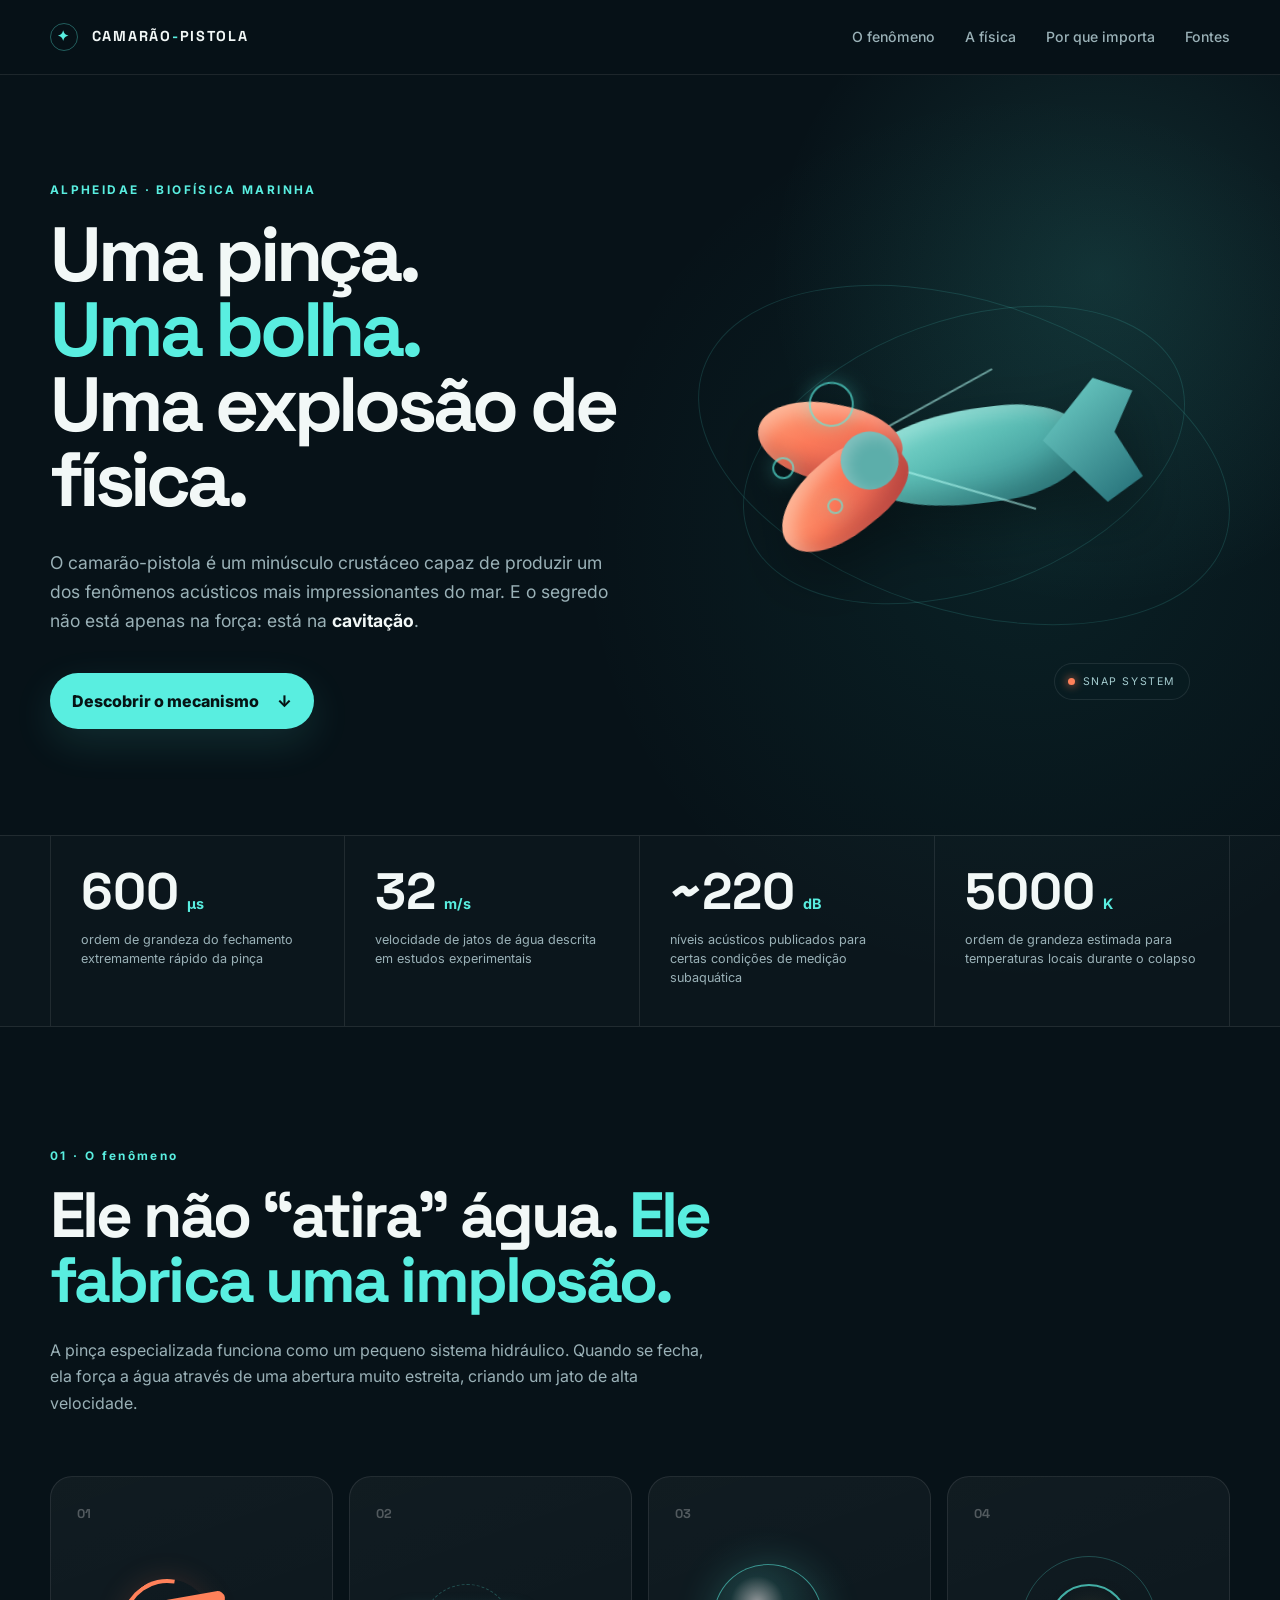
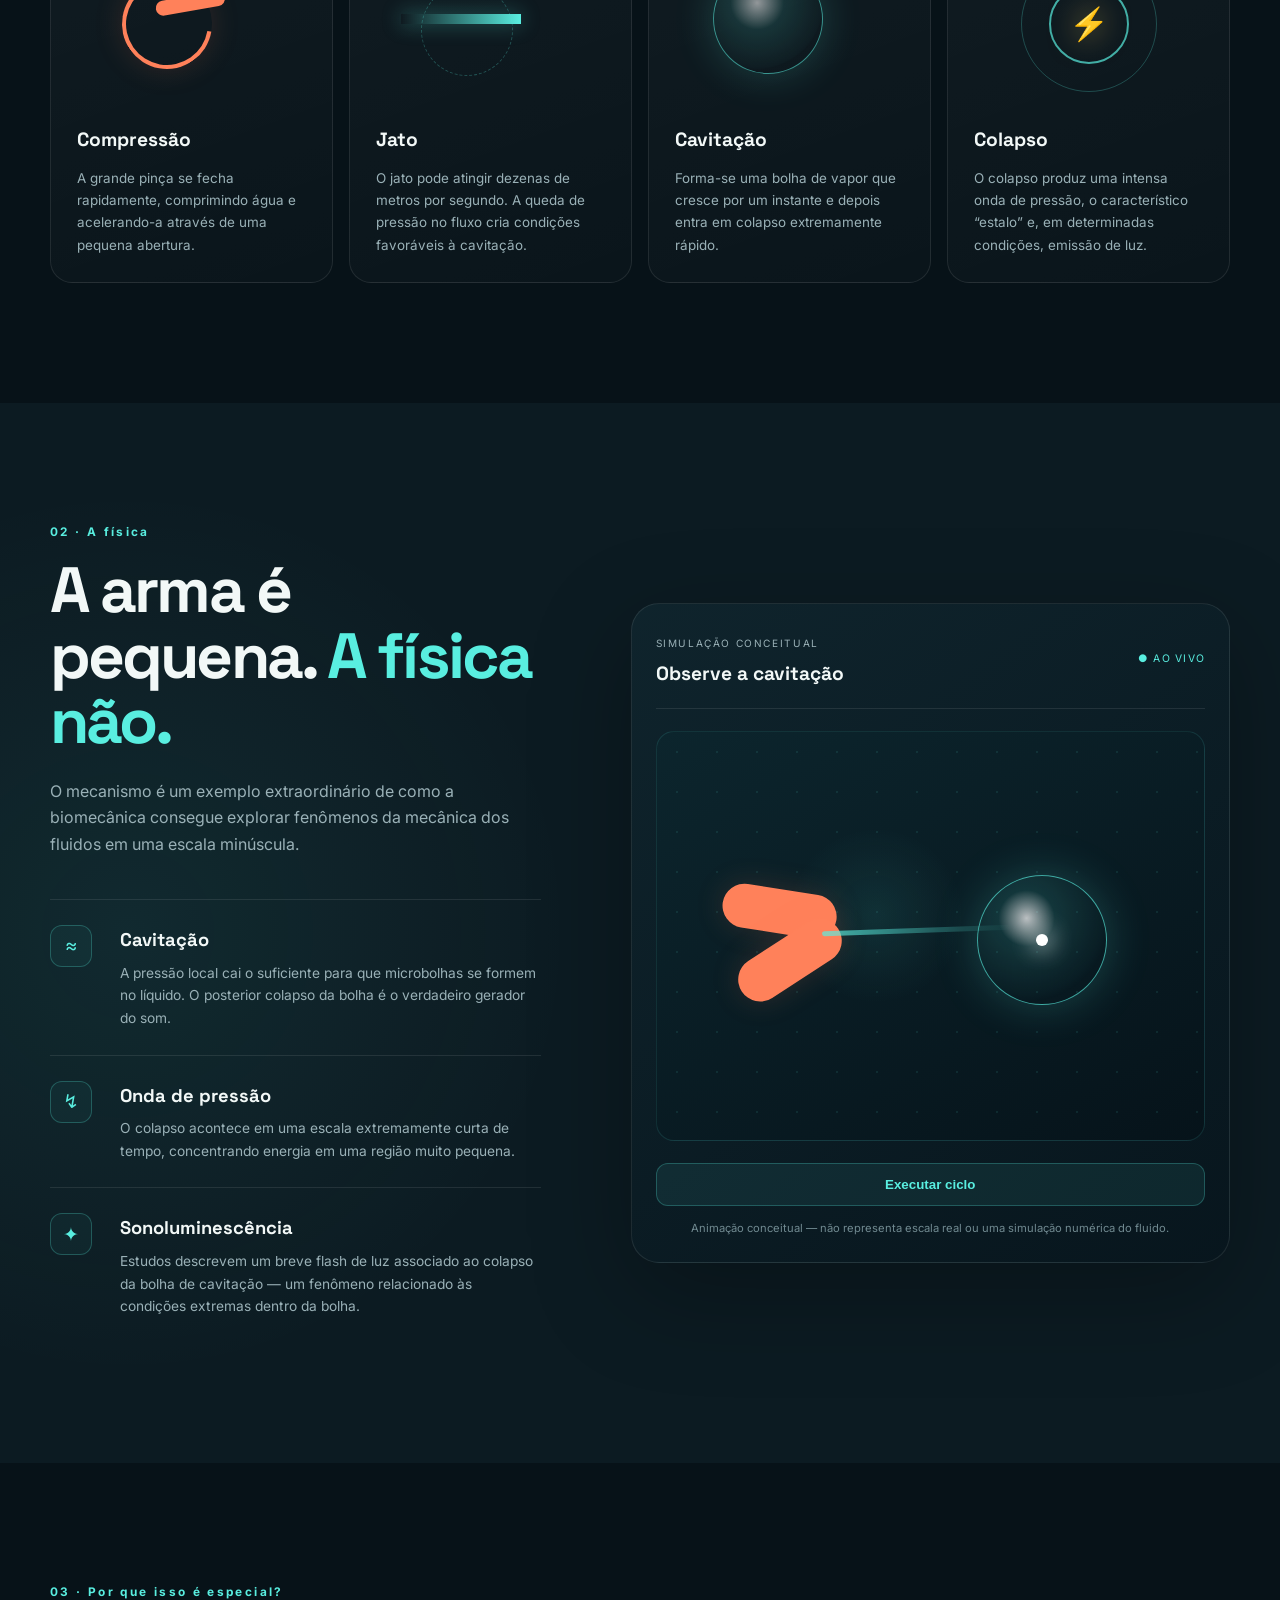
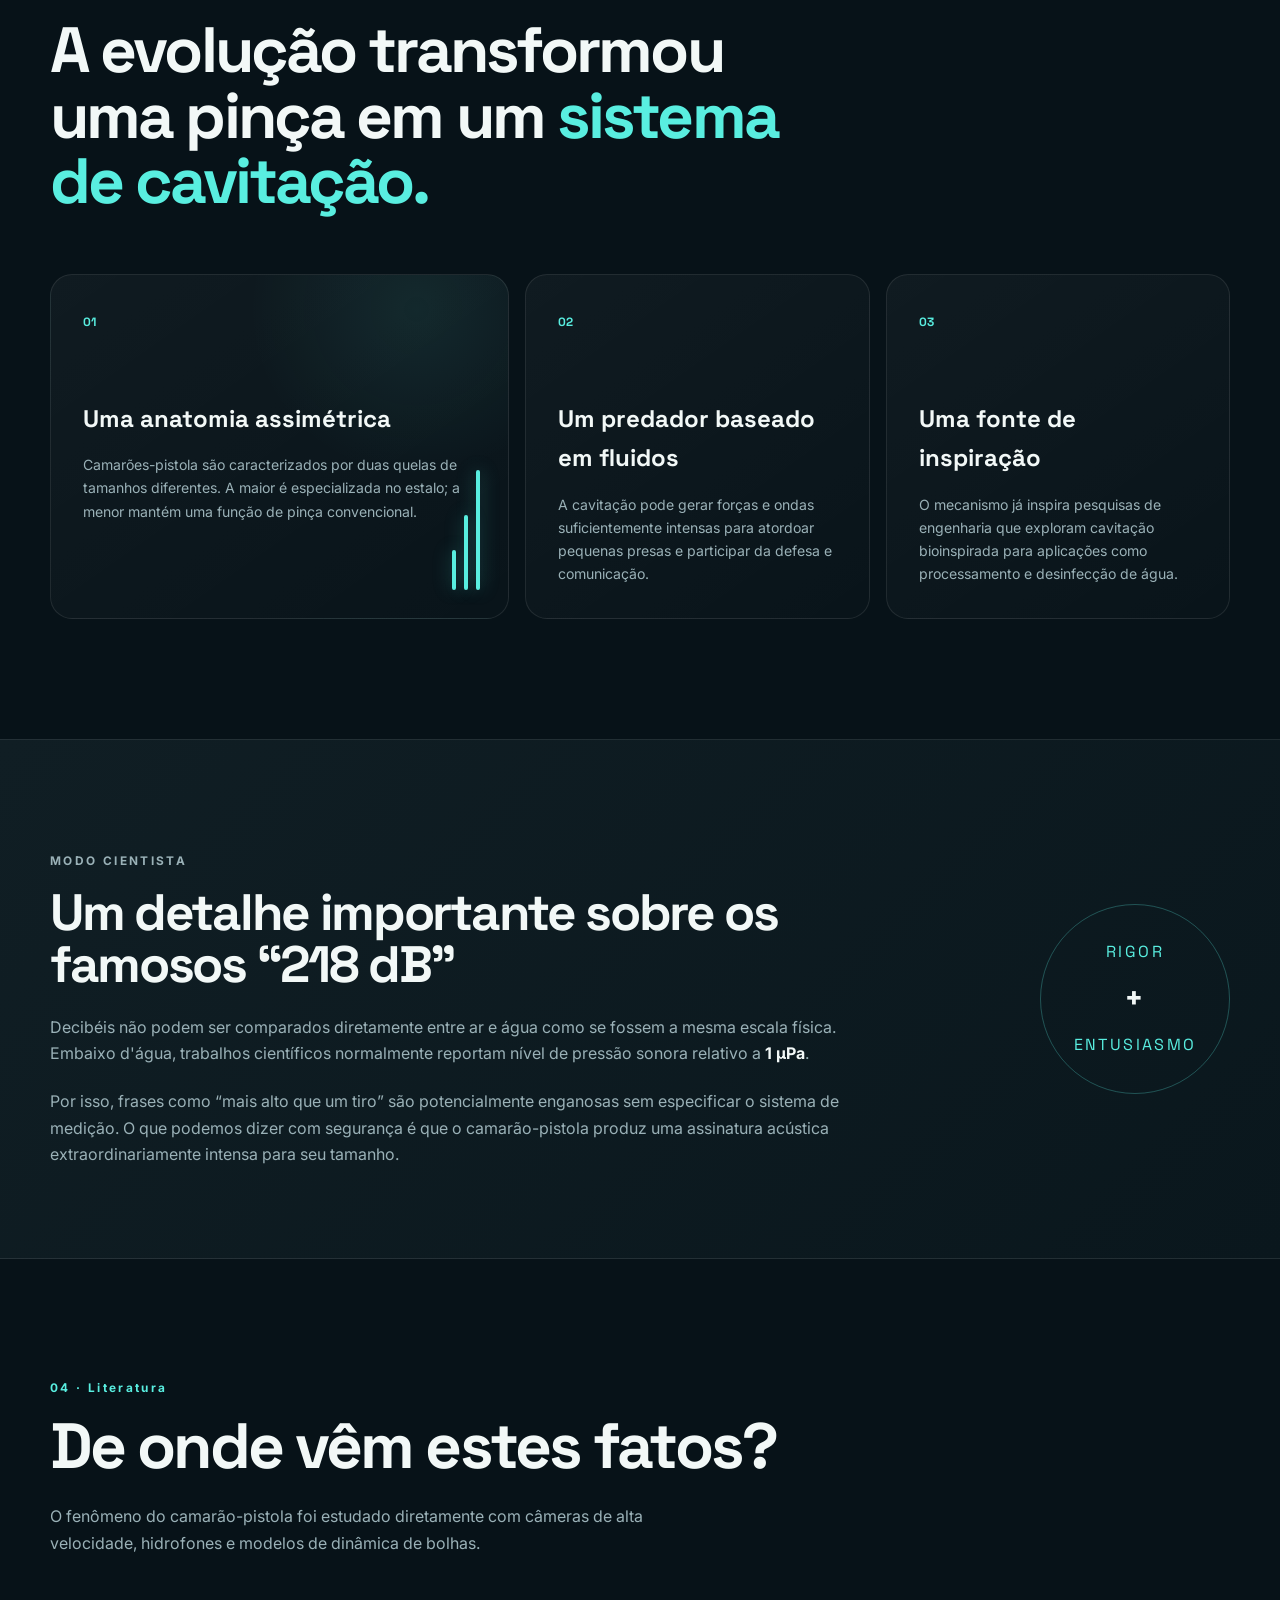
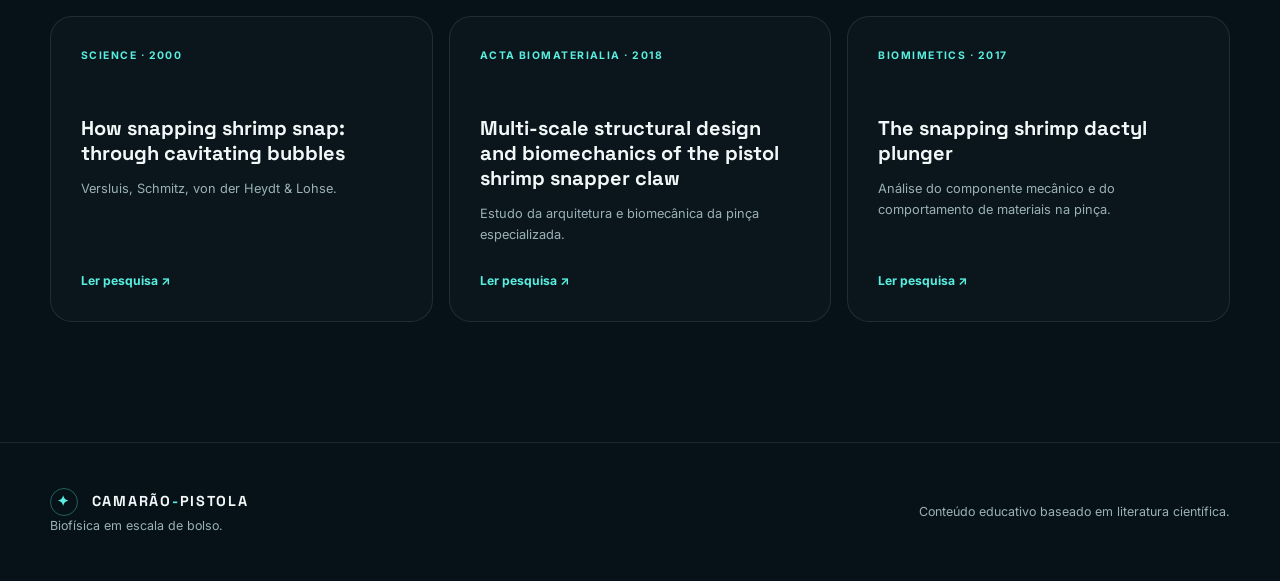
<file: index.html>
<!DOCTYPE html>
<html lang="pt-BR">
<head>
    <meta charset="UTF-8">
    <meta name="viewport" content="width=device-width, initial-scale=1.0">
    <!-- Alteração e comentário rápido -->
    <meta
        name="description"
        content="Descubra a física incrível do camarão-pistola: sua pinça, cavitação, onda de choque e o fenômeno de sonoluminescência."
    >

    <title>Camarão-Pistola — A explosão minúscula do mar</title>

    <link rel="preconnect" href="https://fonts.googleapis.com">
    <link rel="preconnect" href="https://fonts.gstatic.com" crossorigin>
    <link
        href="https://fonts.googleapis.com/css2?family=Inter:wght@400;500;600;700;800&family=Space+Grotesk:wght@500;600;700&display=swap"
        rel="stylesheet"
    >

    <link rel="stylesheet" href="style.css">
</head>

<body>

    <header class="site-header">
        <nav class="nav container">
            <a href="#inicio" class="logo">
                <span class="logo-mark">✦</span>
                CAMARÃO<span>-</span>PISTOLA
            </a>

            <button
                class="menu-toggle"
                id="menuToggle"
                aria-label="Abrir menu"
                aria-expanded="false"
            >
                ☰
            </button>

            <div class="nav-links" id="navLinks">
                <a href="#fenomeno">O fenômeno</a>
                <a href="#fisica">A física</a>
                <a href="#por-que-importa">Por que importa</a>
                <a href="#fontes">Fontes</a>
            </div>
        </nav>
    </header>

    <main>

        <!-- HERO -->
        <section class="hero" id="inicio">
            <div class="hero-bg-glow"></div>

            <div class="container hero-grid">

                <div class="hero-content">
                    <p class="eyebrow">
                        ALPHEIDAE · BIOFÍSICA MARINHA
                    </p>

                    <h1>
                        Uma pinça.
                        <span>Uma bolha.</span>
                        Uma explosão de física.
                    </h1>

                    <p class="hero-description">
                        O camarão-pistola é um minúsculo crustáceo capaz de produzir
                        um dos fenômenos acústicos mais impressionantes do mar.
                        E o segredo não está apenas na força: está na
                        <strong>cavitação</strong>.
                    </p>

                    <a class="cta-button" href="#fenomeno">
                        Descobrir o mecanismo
                        <span>↓</span>
                    </a>
                </div>

                <div class="hero-visual">
                    <div class="orbital-ring ring-one"></div>
                    <div class="orbital-ring ring-two"></div>

                    <div class="shrimp-art" aria-label="Ilustração estilizada de um camarão-pistola">
                        <div class="shrimp-body"></div>
                        <div class="shrimp-tail"></div>

                        <div class="shrimp-eye eye-one"></div>
                        <div class="shrimp-eye eye-two"></div>

                        <div class="antenna antenna-one"></div>
                        <div class="antenna antenna-two"></div>

                        <div class="claw">
                            <div class="claw-upper"></div>
                            <div class="claw-lower"></div>
                            <div class="claw-joint"></div>
                        </div>

                        <div class="bubble bubble-a"></div>
                        <div class="bubble bubble-b"></div>
                        <div class="bubble bubble-c"></div>
                    </div>

                    <div class="visual-label">
                        <span class="pulse-dot"></span>
                        SNAP SYSTEM
                    </div>
                </div>

            </div>
        </section>


        <!-- NÚMEROS -->
        <section class="stats">
            <div class="container stats-grid">

                <article class="stat-card">
                    <strong data-count="600">0</strong>
                    <span>µs</span>
                    <p>ordem de grandeza do fechamento extremamente rápido da pinça</p>
                </article>

                <article class="stat-card">
                    <strong data-count="32">0</strong>
                    <span>m/s</span>
                    <p>velocidade de jatos de água descrita em estudos experimentais</p>
                </article>

                <article class="stat-card">
                    <strong>~220</strong>
                    <span>dB</span>
                    <p>níveis acústicos publicados para certas condições de medição subaquática</p>
                </article>

                <article class="stat-card">
                    <strong>5000</strong>
                    <span>K</span>
                    <p>ordem de grandeza estimada para temperaturas locais durante o colapso</p>
                </article>

            </div>
        </section>


        <!-- FENÔMENO -->
        <section class="section" id="fenomeno">
            <div class="container">

                <div class="section-heading">
                    <p class="eyebrow">01 · O fenômeno</p>

                    <h2>
                        Ele não “atira” água.
                        <span>Ele fabrica uma implosão.</span>
                    </h2>

                    <p>
                        A pinça especializada funciona como um pequeno sistema
                        hidráulico. Quando se fecha, ela força a água através
                        de uma abertura muito estreita, criando um jato de alta
                        velocidade.
                    </p>
                </div>

                <div class="process">

                    <article class="process-step">
                        <div class="step-number">01</div>

                        <div class="step-visual claw-step">
                            <div class="mini-claw"></div>
                        </div>

                        <h3>Compressão</h3>

                        <p>
                            A grande pinça se fecha rapidamente, comprimindo água
                            e acelerando-a através de uma pequena abertura.
                        </p>
                    </article>


                    <article class="process-step">
                        <div class="step-number">02</div>

                        <div class="step-visual jet-step">
                            <div class="water-jet"></div>
                        </div>

                        <h3>Jato</h3>

                        <p>
                            O jato pode atingir dezenas de metros por segundo.
                            A queda de pressão no fluxo cria condições favoráveis
                            à cavitação.
                        </p>
                    </article>


                    <article class="process-step">
                        <div class="step-number">03</div>

                        <div class="step-visual bubble-step">
                            <div class="cavitation-bubble"></div>
                        </div>

                        <h3>Cavitação</h3>

                        <p>
                            Forma-se uma bolha de vapor que cresce por um instante
                            e depois entra em colapso extremamente rápido.
                        </p>
                    </article>


                    <article class="process-step">
                        <div class="step-number">04</div>

                        <div class="step-visual shock-step">
                            <div class="shockwave"></div>
                            <span>⚡</span>
                        </div>

                        <h3>Colapso</h3>

                        <p>
                            O colapso produz uma intensa onda de pressão, o
                            característico “estalo” e, em determinadas condições,
                            emissão de luz.
                        </p>
                    </article>

                </div>
            </div>
        </section>


        <!-- FÍSICA -->
        <section class="physics-section" id="fisica">
            <div class="container physics-grid">

                <div>
                    <p class="eyebrow">02 · A física</p>

                    <h2>
                        A arma é pequena.
                        <span>A física não.</span>
                    </h2>

                    <p class="physics-intro">
                        O mecanismo é um exemplo extraordinário de como a
                        biomecânica consegue explorar fenômenos da mecânica dos
                        fluidos em uma escala minúscula.
                    </p>

                    <div class="physics-points">

                        <div class="physics-point">
                            <div class="point-icon">≈</div>

                            <div>
                                <h3>Cavitação</h3>

                                <p>
                                    A pressão local cai o suficiente para que
                                    microbolhas se formem no líquido. O posterior
                                    colapso da bolha é o verdadeiro gerador
                                    do som.
                                </p>
                            </div>
                        </div>


                        <div class="physics-point">
                            <div class="point-icon">↯</div>

                            <div>
                                <h3>Onda de pressão</h3>

                                <p>
                                    O colapso acontece em uma escala extremamente
                                    curta de tempo, concentrando energia em uma
                                    região muito pequena.
                                </p>
                            </div>
                        </div>


                        <div class="physics-point">
                            <div class="point-icon">✦</div>

                            <div>
                                <h3>Sonoluminescência</h3>

                                <p>
                                    Estudos descrevem um breve flash de luz associado
                                    ao colapso da bolha de cavitação — um fenômeno
                                    relacionado às condições extremas dentro da bolha.
                                </p>
                            </div>
                        </div>

                    </div>
                </div>


                <!-- Simulação -->
                <div class="simulation-card">

                    <div class="simulation-header">
                        <div>
                            <span class="simulation-label">SIMULAÇÃO CONCEITUAL</span>
                            <h3>Observe a cavitação</h3>
                        </div>

                        <span class="simulation-status">
                            ● AO VIVO
                        </span>
                    </div>

                    <div class="simulation">

                        <div class="sim-water"></div>

                        <div class="sim-claw">
                            <div class="sim-upper"></div>
                            <div class="sim-lower"></div>
                        </div>

                        <div class="sim-stream"></div>

                        <div class="sim-bubble">
                            <span></span>
                        </div>

                        <div class="sim-shockwave wave-one"></div>
                        <div class="sim-shockwave wave-two"></div>

                    </div>

                    <button id="simulateButton" class="simulate-button">
                        Executar ciclo
                    </button>

                    <p class="simulation-note">
                        Animação conceitual — não representa escala real ou uma
                        simulação numérica do fluido.
                    </p>

                </div>

            </div>
        </section>


        <!-- DETALHE -->
        <section class="section detail-section" id="por-que-importa">
            <div class="container">

                <div class="section-heading narrow">
                    <p class="eyebrow">03 · Por que isso é especial?</p>

                    <h2>
                        A evolução transformou uma pinça
                        em um <span>sistema de cavitação.</span>
                    </h2>
                </div>


                <div class="feature-grid">

                    <article class="feature-card feature-large">
                        <span class="feature-number">01</span>

                        <h3>Uma anatomia assimétrica</h3>

                        <p>
                            Camarões-pistola são caracterizados por duas quelas
                            de tamanhos diferentes. A maior é especializada no
                            estalo; a menor mantém uma função de pinça convencional.
                        </p>

                        <div class="feature-decoration">
                            <div></div>
                            <div></div>
                            <div></div>
                        </div>
                    </article>


                    <article class="feature-card">
                        <span class="feature-number">02</span>

                        <h3>Um predador baseado em fluidos</h3>

                        <p>
                            A cavitação pode gerar forças e ondas suficientemente
                            intensas para atordoar pequenas presas e participar da
                            defesa e comunicação.
                        </p>
                    </article>


                    <article class="feature-card">
                        <span class="feature-number">03</span>

                        <h3>Uma fonte de inspiração</h3>

                        <p>
                            O mecanismo já inspira pesquisas de engenharia que
                            exploram cavitação bioinspirada para aplicações como
                            processamento e desinfecção de água.
                        </p>
                    </article>

                </div>

            </div>
        </section>


        <!-- MODO CIENTISTA -->
        <section class="scientist-section">
            <div class="container scientist-box">

                <div>
                    <p class="eyebrow">MODO CIENTISTA</p>

                    <h2>
                        Um detalhe importante sobre os famosos “218 dB”
                    </h2>

                    <p>
                        Decibéis não podem ser comparados diretamente entre ar e
                        água como se fossem a mesma escala física. Embaixo d'água,
                        trabalhos científicos normalmente reportam nível de pressão
                        sonora relativo a <strong>1 µPa</strong>.
                    </p>

                    <p>
                        Por isso, frases como “mais alto que um tiro” são
                        potencialmente enganosas sem especificar o sistema de
                        medição. O que podemos dizer com segurança é que o
                        camarão-pistola produz uma assinatura acústica
                        extraordinariamente intensa para seu tamanho.
                    </p>
                </div>

                <div class="scientist-badge">
                    <span>RIGOR</span>
                    <strong>+</strong>
                    <span>ENTUSIASMO</span>
                </div>

            </div>
        </section>


        <!-- FONTES -->
        <section class="sources section" id="fontes">
            <div class="container">

                <div class="section-heading">
                    <p class="eyebrow">04 · Literatura</p>

                    <h2>
                        De onde vêm estes fatos?
                    </h2>

                    <p>
                        O fenômeno do camarão-pistola foi estudado diretamente
                        com câmeras de alta velocidade, hidrofones e modelos de
                        dinâmica de bolhas.
                    </p>
                </div>

                <div class="source-list">

                    <a
                        class="source-card"
                        href="https://pubmed.ncbi.nlm.nih.gov/11000111/"
                        target="_blank"
                        rel="noopener noreferrer"
                    >
                        <span class="source-type">SCIENCE · 2000</span>

                        <h3>
                            How snapping shrimp snap: through cavitating bubbles
                        </h3>

                        <p>
                            Versluis, Schmitz, von der Heydt & Lohse.
                        </p>

                        <span class="source-link">
                            Ler pesquisa ↗
                        </span>
                    </a>


                    <a
                        class="source-card"
                        href="https://www.sciencedirect.com/science/article/pii/S1742706118302411"
                        target="_blank"
                        rel="noopener noreferrer"
                    >
                        <span class="source-type">ACTA BIOMATERIALIA · 2018</span>

                        <h3>
                            Multi-scale structural design and biomechanics of the pistol shrimp snapper claw
                        </h3>

                        <p>
                            Estudo da arquitetura e biomecânica da pinça especializada.
                        </p>

                        <span class="source-link">
                            Ler pesquisa ↗
                        </span>
                    </a>


                    <a
                        class="source-card"
                        href="https://www.sciencedirect.com/science/article/abs/pii/S0944200617301101"
                        target="_blank"
                        rel="noopener noreferrer"
                    >
                        <span class="source-type">BIOMIMETICS · 2017</span>

                        <h3>
                            The snapping shrimp dactyl plunger
                        </h3>

                        <p>
                            Análise do componente mecânico e do comportamento de
                            materiais na pinça.
                        </p>

                        <span class="source-link">
                            Ler pesquisa ↗
                        </span>
                    </a>

                </div>

            </div>
        </section>

    </main>


    <footer>
        <div class="container footer-content">

            <div>
                <div class="logo">
                    <span class="logo-mark">✦</span>
                    CAMARÃO<span>-</span>PISTOLA
                </div>

                <p>
                    Biofísica em escala de bolso.
                </p>
            </div>

            <p class="footer-note">
                Conteúdo educativo baseado em literatura científica.
            </p>

        </div>
    </footer>


    <script src="script.js"></script>

</body>
</html>
</file>
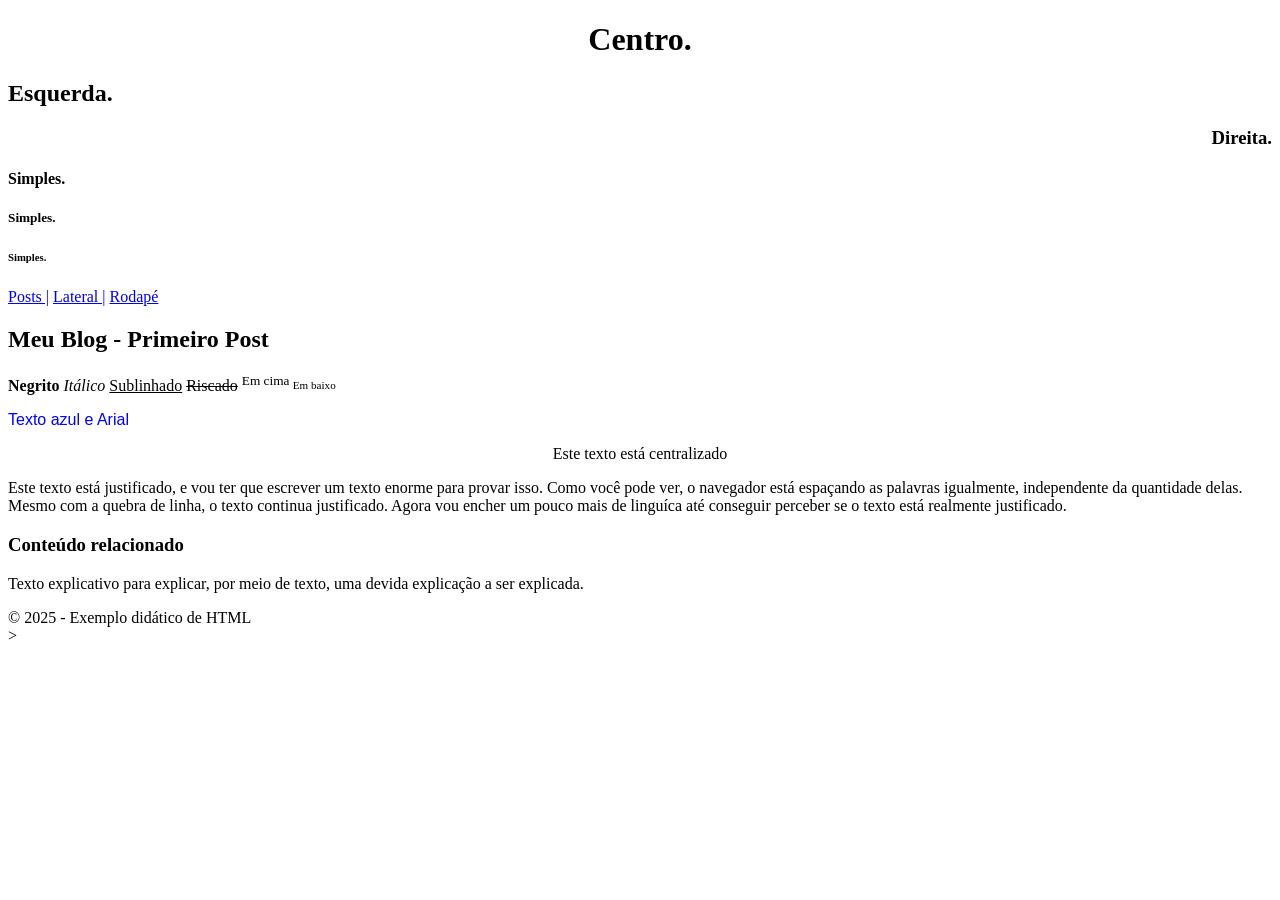
<file: aulas/aula3.html>
<!DOCTYPE html>
<html lang="pt-BR">
<head>
    <meta charset="UTF-8">
    <meta name="viewport" content="width=device-width, initial-scale=1.0">
    <title>Document</title>
</head>
<body>
    <h1 align="Center">Centro.</h1>
    <h2 align="Left">Esquerda.</h2>
    <h3 align="right">Direita.</h3> 
    <h4>Simples.</h4>
    <h5>Simples.</h5>
    <h6>Simples.</h6>
    <nav> 
        <p>
            <a href="#posts">Posts |</a>
            <a href="#lateral">Lateral |</a>
            <a href="#rodape">Rodapé</a>
        </p>
    </nav>
<section id="posts">
    <article class="post">
        <p>
            <header>
                <h2>Meu Blog - Primeiro Post<h2>
            </header>
        </p>
        <p>
            <b>Negrito</b>
            <i>Itálico</i>
            <u>Sublinhado</u>
            <s>Riscado</s>
            <sup>Em cima</sub>
            <sub>Em baixo</sub>
        </p>
        <p>
            <font color="blue"> 
                <font face="arial">
                    Texto azul e Arial
                </font>
             </font>

             <br>

             <center>Este texto está centralizado</center>

        </p>
        <p align="justify">
            Este texto está justificado, e vou ter que escrever um texto enorme para provar isso. Como você pode ver, o navegador está espaçando as palavras igualmente, independente da quantidade delas.
            <br>
            Mesmo com a quebra de linha, o texto continua justificado. Agora vou encher um pouco mais de linguíca até conseguir perceber se o texto está realmente justificado.
            <aside id="lateral">
            <h3>Conteúdo relacionado</h3>
            <p>Texto explicativo para explicar, por meio de texto, uma devida explicação a ser explicada.</p>
        </aside>
        </p>
    </article>
</section>

</body>
<footer id="rodape">© 2025 - Exemplo didático de HTML </footer>
</html>>
</file>
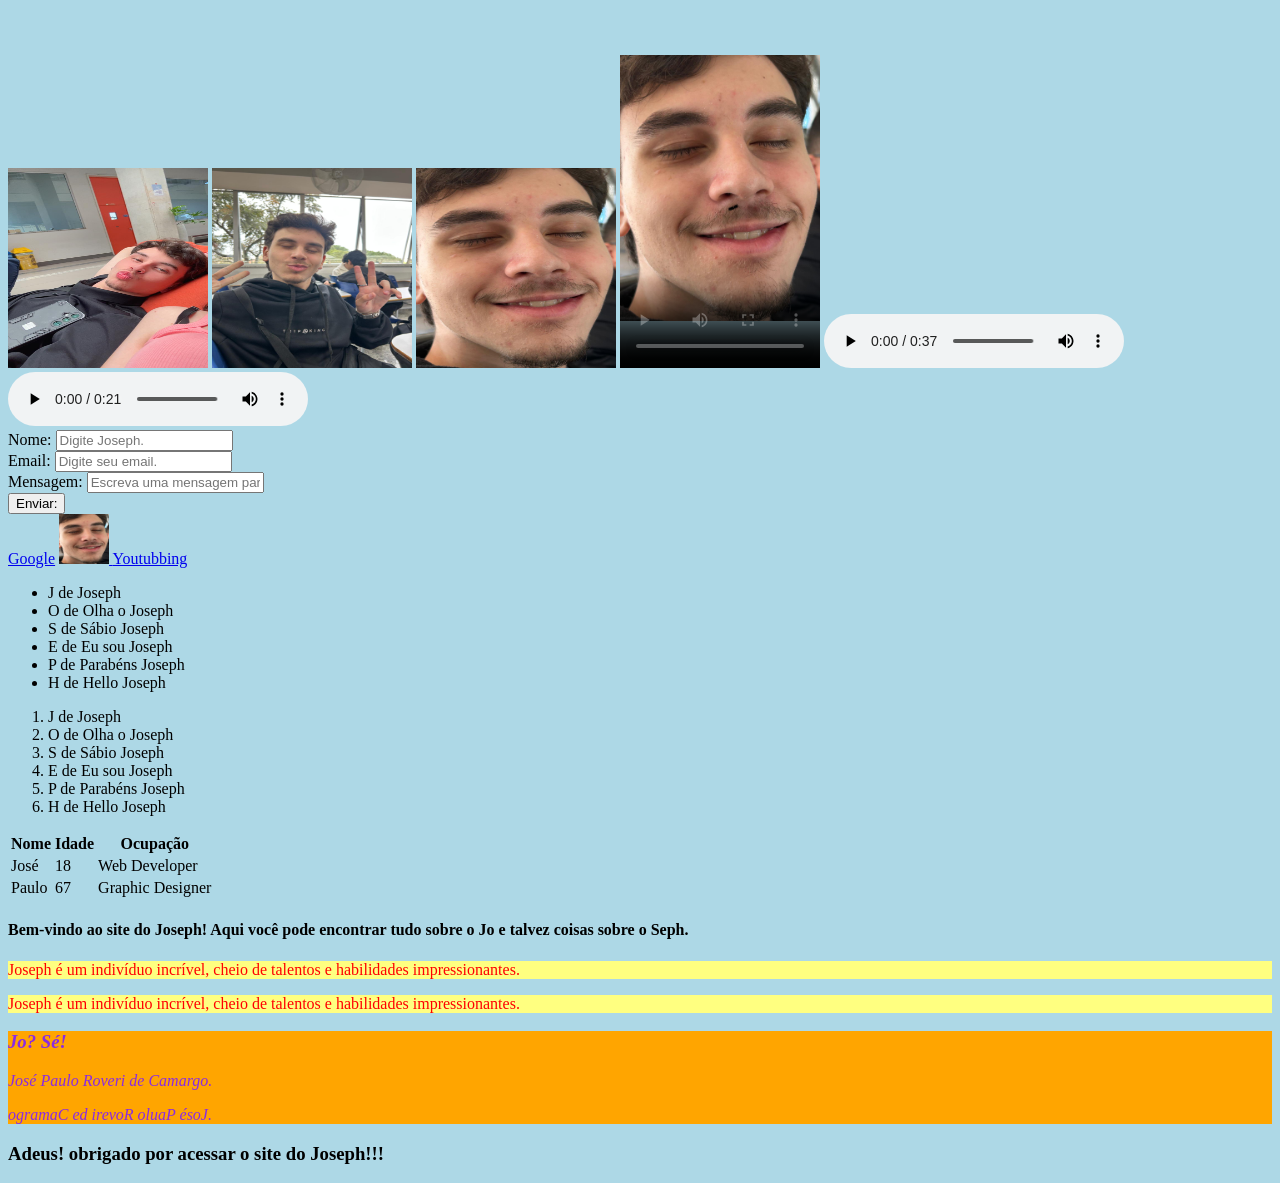
<file: aulas/aula4.html>
<!DOCTYPE html>
<html lang="pt-BR">
<head>
    <meta charset="UTF-8">
    <meta name="viewport" content="width=device-width, initial-scale=1.0">
    <title>Site do Joseph</title> <!--introdução básica do HTML-->
    <link rel="stylesheet" href="/aulas/style4.css"> <!-- link do html com o css-->
</head>
<body> 
    <img src="/aulas/media/josephKiss.jpeg" alt="Joseph Paul beija." width="200" height="200"> 
    <img src="/aulas/media/josephPeace.jpeg" alt="Joseph Paul faz sinal de paz." width="200" height="200">
    <img src="/aulas/media/josephSleep.jpeg" alt="Joseph Paul dorme em paz." width="200" height="200">
    <!-- Adicionando as imagens. src é a origem, alt a legenda, width e height o tamanho-->
    
    <video width="200" height="360" poster="/aulas/media/josephSleep.jpeg" controls>
        <source src="/aulas/media/josephVideo.mp4" type="video/mp4">
        Seu navegador não é compatível com este tipo de mídia.
    </video>
    <!-- adicionando vídeo, src é a fonte, width e height o tamanho, poster a capa, controls a existência dos controles-->

    <audio src="/aulas/media/josephVoice.mp3" controls>Seu navegador não suporta este tipo de mídia.</audio>
    <audio src="/aulas/media/josephVoice.ogg" controls>Seu navegador não suporta este tipo de mídia.</audio>
    <!--Adicionando dois tipos de áudio diferente.-->
    <form action="/enviar" method="POST">
        <div>
            <label for="nome">Nome:</label>
            <input type="text" id="nome" name="nome" required placeholder="Digite Joseph.">
        </div>

        <div>
            <label for="Email">Email:</label>
            <input type="email" id="email" name="email" required placeholder="Digite seu email.">
        </div>

        <div>
            <label for="Mensagem">Mensagem:</label>
            <input type="text" id="mensagem" name="mensagem" required placeholder="Escreva uma mensagem para Joseph.">
        </div>

        <button type="Submit">Enviar:</button>
    </form>
    <!-- Adicionando um formulário que pergunta, nome email, e uma mensagem. Nota-se que o tipo de texto e-mail só pode ser enviado com um @ escrito.-->

    <a href="https://www.google.com/">Google</a>
    <a href="https://facens.br/">
        <img src="/aulas/media/josephSleep.jpeg" width="50" height="50">        
    </a>
    <a href="https://www.youtube.com/" target="blank">Youtubbing</a>
    <!-- Diversos links, comuns, com imagem e sem fechar a página atual-->

    
    <ul>
        <li>J de Joseph</li>
        <li>O de Olha o Joseph</li>
        <li>S de Sábio Joseph</li>
        <li>E de Eu sou Joseph</li>
        <li>P de Parabéns Joseph</li>
        <li>H de Hello Joseph</li>
    </ul>
    <!-- lista sem ordem-->
    <ol>
        <li>J de Joseph</li>
        <li>O de Olha o Joseph</li>
        <li>S de Sábio Joseph</li>
        <li>E de Eu sou Joseph</li>
        <li>P de Parabéns Joseph</li>
        <li>H de Hello Joseph</li>
    </ol>
    <!-- lista com ordem-->

    <table>
        <!-- títulos da tabela-->
  <tr>
    <th>Nome</th>
    <th>Idade</th>
    <th>Ocupação</th>
  </tr>
  <!--dados da tabela-->
  <tr>
    <td>José</td>
    <td>18</td>
    <td>Web Developer</td>
  </tr>
  <tr>
    <td>Paulo</td>
    <td>67</td>
    <td>Graphic Designer</td>
  </tr>
</table>

<!-- uso de ids e classes para personalização em css-->
<h4 id="introducao">
    Bem-vindo ao site do Joseph! Aqui você pode encontrar tudo sobre o Jo e talvez coisas sobre o Seph.
</h4>
<p class="destaque">
    Joseph é um indivíduo incrível, cheio de talentos e habilidades impressionantes.
</p>
<p class="destaque">
    Joseph é um indivíduo incrível, cheio de talentos e habilidades impressionantes.
</p>

<div class="conclusao">
    <h3>Jo? Sé!</h3>
    <p>José Paulo Roveri de Camargo.</p>
    <p>ogramaC ed irevoR oluaP ésoJ.</p>
</div>


</body>
<footer>
    <h3> Adeus! obrigado por acessar o site do Joseph!!!</h3>
</footer>
</html>
</file>
<file: style.css>
:root {
    --bg: #071218;
    --bg-soft: #0c1b22;
    --surface: #10252d;
    --surface-light: #14313b;
    --text: #f2f8f7;
    --muted: #9ab1b7;

    --cyan: #59eee0;
    --cyan-dark: #19bdae;
    --orange: #ff815a;
    --yellow: #ffd166;

    --line: rgba(255, 255, 255, 0.09);

    --radius: 22px;
    --container: 1180px;
}


* {
    box-sizing: border-box;
    margin: 0;
    padding: 0;
}


html {
    scroll-behavior: smooth;
}


body {
    background:
        radial-gradient(circle at 80% 10%, rgba(47, 227, 213, 0.07), transparent 28rem),
        var(--bg);

    color: var(--text);

    font-family: "Inter", sans-serif;

    line-height: 1.65;

    overflow-x: hidden;
}


a {
    color: inherit;
    text-decoration: none;
}


.container {
    width: min(100% - 48px, var(--container));
    margin-inline: auto;
}


/* HEADER */

.site-header {
    position: sticky;
    top: 0;

    z-index: 100;

    border-bottom: 1px solid var(--line);

    background: rgba(7, 18, 24, 0.82);

    backdrop-filter: blur(18px);
}


.nav {
    min-height: 74px;

    display: flex;
    align-items: center;
    justify-content: space-between;
}


.logo {
    font-family: "Space Grotesk", sans-serif;

    font-size: 0.9rem;

    font-weight: 700;

    letter-spacing: 0.12em;
}


.logo > span:not(.logo-mark) {
    color: var(--cyan);
}


.logo-mark {
    display: inline-grid;

    width: 28px;
    height: 28px;

    margin-right: 8px;

    place-items: center;

    border: 1px solid rgba(89, 238, 224, 0.35);

    border-radius: 50%;

    color: var(--cyan);
}


.nav-links {
    display: flex;
    gap: 30px;

    color: var(--muted);

    font-size: 0.88rem;

    font-weight: 500;
}


.nav-links a {
    transition:
        color 0.2s ease,
        transform 0.2s ease;
}


.nav-links a:hover {
    color: var(--cyan);

    transform: translateY(-1px);
}


.menu-toggle {
    display: none;

    border: 0;

    background: transparent;

    color: var(--text);

    font-size: 1.8rem;

    cursor: pointer;
}


/* HERO */

.hero {
    position: relative;

    min-height: 760px;

    display: grid;

    align-items: center;

    overflow: hidden;
}


.hero-bg-glow {
    position: absolute;

    width: 720px;
    height: 720px;

    right: -180px;
    top: -160px;

    background:
        radial-gradient(
            circle,
            rgba(89, 238, 224, 0.13),
            transparent 65%
        );

    pointer-events: none;
}


.hero-grid {
    display: grid;

    grid-template-columns: 1.04fr 0.96fr;

    align-items: center;

    gap: 70px;
}


.eyebrow {
    margin-bottom: 16px;

    color: var(--cyan);

    font-size: 0.74rem;

    font-weight: 700;

    letter-spacing: 0.2em;
}


.hero h1 {
    max-width: 760px;

    font-family: "Space Grotesk", sans-serif;

    font-size: clamp(3.2rem, 6vw, 6.3rem);

    line-height: 0.98;

    letter-spacing: -0.055em;
}


.hero h1 span {
    display: block;

    color: var(--cyan);
}


.hero-description {
    max-width: 630px;

    margin-top: 30px;

    color: var(--muted);

    font-size: 1.1rem;
}


.hero-description strong {
    color: var(--text);
}


.cta-button {
    display: inline-flex;

    align-items: center;
    gap: 18px;

    margin-top: 38px;

    padding: 15px 22px;

    border-radius: 999px;

    background: var(--cyan);

    color: #061314;

    font-weight: 800;

    box-shadow:
        0 0 0 0 rgba(89, 238, 224, 0.25),
        0 14px 40px rgba(89, 238, 224, 0.12);

    transition:
        transform 0.2s ease,
        box-shadow 0.2s ease;
}


.cta-button:hover {
    transform: translateY(-3px);

    box-shadow:
        0 0 0 8px rgba(89, 238, 224, 0.05),
        0 18px 55px rgba(89, 238, 224, 0.2);
}


.hero-visual {
    position: relative;

    min-height: 600px;

    display: grid;

    place-items: center;
}


.orbital-ring {
    position: absolute;

    border: 1px solid rgba(89, 238, 224, 0.14);

    border-radius: 50%;

    transform: rotate(-20deg);
}


.ring-one {
    width: 460px;
    height: 270px;
}


.ring-two {
    width: 550px;
    height: 310px;

    transform: rotate(18deg);
}


.shrimp-art {
    position: relative;

    width: 400px;
    height: 250px;

    transform: rotate(-7deg);

    filter:
        drop-shadow(0 25px 30px rgba(0, 0, 0, 0.35));
}


.shrimp-body {
    position: absolute;

    width: 230px;
    height: 95px;

    left: 95px;
    top: 80px;

    border-radius:
        62% 42% 46% 55% /
        58% 52% 58% 48%;

    background:
        linear-gradient(
            160deg,
            #8ce6d9,
            #5cbdb5 44%,
            #2b7f85 100%
        );

    box-shadow:
        inset -20px -15px 25px rgba(0, 0, 0, 0.15),
        inset 10px 10px 15px rgba(255, 255, 255, 0.18);
}


.shrimp-tail {
    position: absolute;

    width: 95px;
    height: 125px;

    right: 25px;
    top: 64px;

    background:
        linear-gradient(
            145deg,
            #72d4cb,
            #236d76
        );

    clip-path: polygon(
        0 45%,
        60% 0,
        100% 14%,
        76% 45%,
        100% 83%,
        60% 100%
    );
}


.shrimp-eye {
    position: absolute;

    width: 10px;
    height: 10px;

    top: 101px;

    border-radius: 50%;

    background: var(--yellow);

    box-shadow:
        0 0 12px rgba(255, 209, 102, 0.9);
}


.eye-one {
    left: 100px;
}


.eye-two {
    left: 117px;
}


.antenna {
    position: absolute;

    height: 2px;

    transform-origin: left center;

    background: rgba(178, 251, 242, 0.55);
}


.antenna-one {
    width: 160px;

    left: 90px;
    top: 102px;

    transform: rotate(-22deg);
}


.antenna-two {
    width: 190px;

    left: 90px;
    top: 112px;

    transform: rotate(23deg);
}


.claw {
    position: absolute;

    width: 190px;
    height: 165px;

    left: -6px;
    top: 40px;

    transform: rotate(-7deg);
}


.claw-upper,
.claw-lower {
    position: absolute;

    width: 145px;
    height: 78px;

    left: 5px;

    border-radius: 55% 48% 40% 55%;

    background:
        linear-gradient(
            145deg,
            #ffaf83,
            #fb7959 45%,
            #c94b48
        );

    box-shadow:
        inset 8px 9px 15px rgba(255, 255, 255, 0.25),
        inset -15px -15px 18px rgba(84, 18, 22, 0.18);
}


.claw-upper {
    top: 15px;

    transform:
        rotate(27deg)
        skewX(-4deg);
}


.claw-lower {
    top: 70px;

    transform:
        rotate(-25deg)
        skewX(-4deg);
}


.claw-joint {
    position: absolute;

    width: 58px;
    height: 58px;

    left: 83px;
    top: 52px;

    border-radius: 50%;

    background: #5caeaa;

    box-shadow:
        inset 5px 6px 15px rgba(255, 255, 255, 0.25);
}


.bubble {
    position: absolute;

    border-radius: 50%;

    border: 2px solid rgba(89, 238, 224, 0.65);

    box-shadow:
        0 0 20px rgba(89, 238, 224, 0.3);
}


.bubble-a {
    width: 45px;
    height: 45px;

    left: 52px;
    top: 36px;
}


.bubble-b {
    width: 22px;
    height: 22px;

    left: 8px;
    top: 105px;
}


.bubble-c {
    width: 16px;
    height: 16px;

    left: 58px;
    top: 152px;
}


.visual-label {
    position: absolute;

    right: 40px;
    bottom: 55px;

    display: flex;

    align-items: center;

    gap: 8px;

    padding: 9px 13px;

    border: 1px solid var(--line);

    border-radius: 999px;

    background: rgba(9, 28, 34, 0.75);

    color: #a4cccf;

    font-size: 0.66rem;

    letter-spacing: 0.15em;
}


.pulse-dot {
    width: 7px;
    height: 7px;

    border-radius: 50%;

    background: var(--orange);

    box-shadow: 0 0 10px var(--orange);

    animation: pulse 1.5s infinite;
}


@keyframes pulse {
    0%, 100% {
        transform: scale(1);

        opacity: 1;
    }

    50% {
        transform: scale(1.6);

        opacity: 0.55;
    }
}


/* STATS */

.stats {
    border-top: 1px solid var(--line);
    border-bottom: 1px solid var(--line);

    background: rgba(255, 255, 255, 0.015);
}


.stats-grid {
    display: grid;

    grid-template-columns: repeat(4, 1fr);
}


.stat-card {
    min-height: 190px;

    padding: 30px;

    border-right: 1px solid var(--line);
}


.stat-card:first-child {
    border-left: 1px solid var(--line);
}


.stat-card strong {
    font-family: "Space Grotesk", sans-serif;

    font-size: clamp(2.1rem, 4vw, 3.6rem);

    line-height: 1;

    color: var(--text);
}


.stat-card span {
    margin-left: 4px;

    color: var(--cyan);

    font-size: 0.9rem;

    font-weight: 700;
}


.stat-card p {
    margin-top: 14px;

    color: var(--muted);

    font-size: 0.79rem;

    line-height: 1.5;
}


/* SECTIONS */

.section {
    padding: 120px 0;
}


.section-heading {
    max-width: 820px;

    margin-bottom: 60px;
}


.section-heading.narrow {
    max-width: 780px;
}


.section-heading h2,
.physics-section h2,
.scientist-section h2 {
    font-family: "Space Grotesk", sans-serif;

    font-size: clamp(2.5rem, 5vw, 5rem);

    letter-spacing: -0.045em;

    line-height: 1.02;
}


.section-heading h2 span,
.physics-section h2 span {
    color: var(--cyan);
}


.section-heading > p:last-child {
    max-width: 660px;

    margin-top: 24px;

    color: var(--muted);

    font-size: 1rem;
}


/* PROCESS */

.process {
    display: grid;

    grid-template-columns: repeat(4, 1fr);

    gap: 16px;
}


.process-step {
    padding: 26px;

    border: 1px solid var(--line);

    border-radius: var(--radius);

    background:
        linear-gradient(
            160deg,
            rgba(255, 255, 255, 0.045),
            rgba(255, 255, 255, 0.015)
        );

    transition:
        transform 0.25s ease,
        border-color 0.25s ease;
}


.process-step:hover {
    transform: translateY(-7px);

    border-color: rgba(89, 238, 224, 0.25);
}


.step-number {
    color: rgba(255, 255, 255, 0.28);

    font-family: "Space Grotesk", sans-serif;

    font-size: 0.8rem;

    font-weight: 700;
}


.step-visual {
    position: relative;

    height: 150px;

    margin: 25px 0;
}


.mini-claw {
    position: absolute;

    width: 90px;
    height: 90px;

    left: 45px;
    top: 30px;

    border-radius: 50%;

    border: 4px solid var(--orange);

    border-right-color: transparent;

    transform: rotate(-35deg);

    box-shadow: 0 0 30px rgba(255, 129, 90, 0.15);
}


.mini-claw::after {
    content: "";

    position: absolute;

    width: 70px;
    height: 15px;

    right: -25px;
    top: 30px;

    border-radius: 999px;

    background: var(--orange);

    transform: rotate(25deg);
}


.water-jet::before {
    content: "";

    position: absolute;

    width: 10px;
    height: 120px;

    left: 80px;
    top: 10px;

    background: linear-gradient(
        to top,
        transparent,
        var(--cyan)
    );

    transform: rotate(90deg);

    box-shadow:
        0 0 20px rgba(89, 238, 224, 0.35);
}


.water-jet::after {
    content: "";

    position: absolute;

    width: 90px;
    height: 90px;

    left: 45px;
    top: 35px;

    border: 1px dashed rgba(89, 238, 224, 0.25);

    border-radius: 50%;
}


.cavitation-bubble {
    position: absolute;

    width: 110px;
    height: 110px;

    left: 38px;
    top: 15px;

    border-radius: 50%;

    background:
        radial-gradient(
            circle at 40% 35%,
            rgba(255, 255, 255, 0.55),
            rgba(89, 238, 224, 0.13) 28%,
            rgba(89, 238, 224, 0.02) 68%,
            transparent 70%
        );

    border: 1px solid rgba(89, 238, 224, 0.55);

    box-shadow:
        0 0 40px rgba(89, 238, 224, 0.2);

    animation: bubbleFloat 2.3s infinite ease-in-out;
}


@keyframes bubbleFloat {
    0%, 100% {
        transform: scale(0.96);
    }

    50% {
        transform: scale(1.04);
    }
}


.shock-step {
    display: grid;

    place-items: center;
}


.shock-step span {
    position: relative;

    z-index: 2;

    color: var(--yellow);

    font-size: 2rem;

    filter:
        drop-shadow(0 0 15px rgba(255, 209, 102, 0.6));
}


.shockwave {
    position: absolute;

    width: 80px;
    height: 80px;

    border: 2px solid var(--cyan);

    border-radius: 50%;

    opacity: 0.7;
}


.shockwave::after {
    content: "";

    position: absolute;

    inset: -30px;

    border: 1px solid rgba(89, 238, 224, 0.35);

    border-radius: 50%;
}


.process-step h3 {
    font-family: "Space Grotesk", sans-serif;

    font-size: 1.2rem;
}


.process-step p {
    margin-top: 11px;

    color: var(--muted);

    font-size: 0.84rem;
}


/* PHYSICS */

.physics-section {
    padding: 120px 0;

    background:
        radial-gradient(
            circle at 10% 50%,
            rgba(89, 238, 224, 0.07),
            transparent 35%
        ),
        var(--bg-soft);
}


.physics-grid {
    display: grid;

    grid-template-columns: 0.9fr 1.1fr;

    gap: 90px;

    align-items: center;
}


.physics-intro {
    max-width: 650px;

    margin-top: 24px;

    color: var(--muted);
}


.physics-points {
    margin-top: 42px;
}


.physics-point {
    display: grid;

    grid-template-columns: 50px 1fr;

    gap: 20px;

    padding: 25px 0;

    border-top: 1px solid var(--line);
}


.point-icon {
    width: 42px;
    height: 42px;

    display: grid;

    place-items: center;

    border: 1px solid rgba(89, 238, 224, 0.25);

    border-radius: 12px;

    background: rgba(89, 238, 224, 0.04);

    color: var(--cyan);

    font-size: 1.2rem;
}


.physics-point h3 {
    font-family: "Space Grotesk", sans-serif;

    font-size: 1.15rem;
}


.physics-point p {
    margin-top: 6px;

    color: var(--muted);

    font-size: 0.86rem;
}


/* SIMULAÇÃO */

.simulation-card {
    padding: 24px;

    border: 1px solid var(--line);

    border-radius: 28px;

    background:
        linear-gradient(
            145deg,
            rgba(16, 37, 45, 0.94),
            rgba(8, 22, 29, 0.94)
        );

    box-shadow:
        0 30px 100px rgba(0, 0, 0, 0.28);
}


.simulation-header {
    display: flex;

    justify-content: space-between;

    align-items: center;

    padding-bottom: 18px;

    border-bottom: 1px solid var(--line);
}


.simulation-label {
    color: var(--muted);

    font-size: 0.63rem;

    letter-spacing: 0.16em;
}


.simulation-header h3 {
    margin-top: 4px;

    font-family: "Space Grotesk", sans-serif;

    font-size: 1.2rem;
}


.simulation-status {
    color: var(--cyan);

    font-size: 0.65rem;

    letter-spacing: 0.12em;
}


.simulation {
    position: relative;

    height: 410px;

    margin: 22px 0;

    overflow: hidden;

    border: 1px solid rgba(89, 238, 224, 0.12);

    border-radius: 18px;

    background:
        radial-gradient(
            circle at 40% 45%,
            rgba(89, 238, 224, 0.09),
            transparent 22%
        ),
        linear-gradient(
            150deg,
            #0c252d,
            #06131a
        );
}


.sim-water {
    position: absolute;

    inset: 0;

    opacity: 0.3;

    background-image:
        radial-gradient(
            circle,
            rgba(89, 238, 224, 0.3) 1px,
            transparent 1px
        );

    background-size: 40px 40px;

    animation: waterMove 7s linear infinite;
}


@keyframes waterMove {
    from {
        background-position: 0 0;
    }

    to {
        background-position: 40px 40px;
    }
}


.sim-claw {
    position: absolute;

    left: 70px;
    top: 150px;

    width: 160px;
    height: 100px;

    transform: rotate(-12deg);
}


.sim-upper,
.sim-lower {
    position: absolute;

    width: 115px;
    height: 44px;

    border-radius: 40px;

    background: var(--orange);

    box-shadow:
        0 0 30px rgba(255, 129, 90, 0.15);
}


.sim-upper {
    top: 2px;

    transform: rotate(21deg);
}


.sim-lower {
    bottom: 4px;

    transform: rotate(-21deg);
}


.sim-stream {
    position: absolute;

    left: 165px;
    top: 196px;

    width: 190px;
    height: 5px;

    border-radius: 999px;

    background:
        linear-gradient(
            90deg,
            var(--cyan),
            transparent
        );

    opacity: 0.7;

    transform: rotate(-2deg);
}


.sim-bubble {
    position: absolute;

    left: 320px;
    top: 143px;

    width: 130px;
    height: 130px;

    display: grid;

    place-items: center;

    border: 1px solid rgba(89, 238, 224, 0.65);

    border-radius: 50%;

    background:
        radial-gradient(
            circle at 38% 33%,
            rgba(255, 255, 255, 0.72),
            rgba(89, 238, 224, 0.13) 24%,
            rgba(89, 238, 224, 0.025) 65%,
            transparent 72%
        );

    box-shadow:
        0 0 45px rgba(89, 238, 224, 0.22);

    animation:
        conceptualBubble 3s infinite ease-in-out;
}


.sim-bubble span {
    width: 12px;
    height: 12px;

    border-radius: 50%;

    background: white;

    box-shadow:
        0 0 22px 4px rgba(255, 255, 255, 0.65);
}


@keyframes conceptualBubble {
    0% {
        transform: scale(0.78);

        opacity: 0.5;
    }

    45% {
        transform: scale(1);

        opacity: 1;
    }

    65% {
        transform: scale(1.06);

        opacity: 1;
    }

    100% {
        transform: scale(0.72);

        opacity: 0.15;
    }
}


.sim-shockwave {
    position: absolute;

    left: 355px;
    top: 177px;

    width: 70px;
    height: 70px;

    border: 2px solid var(--cyan);

    border-radius: 50%;

    opacity: 0;
}


.wave-one {
    animation: shock 3s infinite;
}


.wave-two {
    animation: shock 3s infinite 0.35s;
}


@keyframes shock {
    0% {
        transform: scale(0.2);

        opacity: 0.7;
    }

    60% {
        opacity: 0.25;
    }

    100% {
        transform: scale(4);

        opacity: 0;
    }
}


.simulation.playing .sim-claw {
    animation: snapClaw 0.65s ease-in-out;
}


@keyframes snapClaw {
    0%,
    100% {
        transform: rotate(-12deg);
    }

    40% {
        transform:
            rotate(-12deg)
            scale(0.92);
    }

    55% {
        transform:
            rotate(-12deg)
            scale(1.06);
    }
}


.simulation.playing .sim-stream {
    animation: streamBurst 0.65s ease-out;
}


@keyframes streamBurst {
    0% {
        transform: scaleX(0.2);

        opacity: 0;
    }

    45% {
        transform: scaleX(1);

        opacity: 0.8;
    }

    100% {
        transform: scaleX(1.4);

        opacity: 0;
    }
}


.simulate-button {
    width: 100%;

    padding: 13px 18px;

    border: 1px solid rgba(89, 238, 224, 0.25);

    border-radius: 12px;

    background: rgba(89, 238, 224, 0.08);

    color: var(--cyan);

    font-weight: 700;

    cursor: pointer;

    transition:
        background 0.2s ease,
        transform 0.2s ease;
}


.simulate-button:hover {
    background: rgba(89, 238, 224, 0.14);

    transform: translateY(-2px);
}


.simulation-note {
    margin-top: 13px;

    color: #718a91;

    text-align: center;

    font-size: 0.7rem;
}


/* FEATURES */

.feature-grid {
    display: grid;

    grid-template-columns: 1.2fr 0.9fr 0.9fr;

    gap: 16px;
}


.feature-card {
    position: relative;

    min-height: 280px;

    padding: 32px;

    overflow: hidden;

    border: 1px solid var(--line);

    border-radius: var(--radius);

    background:
        linear-gradient(
            145deg,
            rgba(255, 255, 255, 0.04),
            rgba(255, 255, 255, 0.012)
        );
}


.feature-large {
    background:
        radial-gradient(
            circle at 80% 10%,
            rgba(89, 238, 224, 0.08),
            transparent 35%
        ),
        linear-gradient(
            145deg,
            rgba(255, 255, 255, 0.04),
            rgba(255, 255, 255, 0.012)
        );
}


.feature-number {
    color: var(--cyan);

    font-family: "Space Grotesk", sans-serif;

    font-size: 0.75rem;

    font-weight: 700;
}


.feature-card h3 {
    max-width: 360px;

    margin-top: 65px;

    font-family: "Space Grotesk", sans-serif;

    font-size: 1.5rem;
}


.feature-card p {
    max-width: 450px;

    margin-top: 15px;

    color: var(--muted);

    font-size: 0.88rem;
}


.feature-decoration {
    position: absolute;

    right: 28px;
    bottom: 28px;

    display: flex;

    gap: 8px;

    align-items: flex-end;
}


.feature-decoration div {
    width: 4px;

    border-radius: 999px;

    background: var(--cyan);

    box-shadow:
        0 0 18px rgba(89, 238, 224, 0.35);
}


.feature-decoration div:nth-child(1) {
    height: 40px;
}


.feature-decoration div:nth-child(2) {
    height: 75px;
}


.feature-decoration div:nth-child(3) {
    height: 120px;
}


/* SCIENTIST */

.scientist-section {
    padding: 90px 0;

    background:
        linear-gradient(
            135deg,
            #101e24,
            #0a171d
        );

    border-top: 1px solid var(--line);
    border-bottom: 1px solid var(--line);
}


.scientist-box {
    display: grid;

    grid-template-columns: 1fr auto;

    align-items: center;

    gap: 80px;
}


.scientist-section h2 {
    max-width: 800px;

    font-size: clamp(2.2rem, 4vw, 4.2rem);
}


.scientist-section p {
    max-width: 790px;

    margin-top: 22px;

    color: var(--muted);
}


.scientist-section strong {
    color: var(--text);
}


.scientist-badge {
    width: 190px;
    height: 190px;

    display: flex;

    flex-direction: column;

    align-items: center;
    justify-content: center;

    gap: 7px;

    border: 1px solid rgba(89, 238, 224, 0.28);

    border-radius: 50%;

    color: var(--cyan);

    text-align: center;

    font-family: "Space Grotesk", sans-serif;

    letter-spacing: 0.15em;
}


.scientist-badge strong {
    font-size: 2rem;
}


/* SOURCES */

.sources {
    background: #071218;
}


.source-list {
    display: grid;

    grid-template-columns: repeat(3, 1fr);

    gap: 16px;
}


.source-card {
    position: relative;

    min-height: 290px;

    display: flex;

    flex-direction: column;

    padding: 30px;

    border: 1px solid var(--line);

    border-radius: var(--radius);

    background: rgba(255, 255, 255, 0.02);

    transition:
        transform 0.2s ease,
        border-color 0.2s ease;
}


.source-card:hover {
    transform: translateY(-5px);

    border-color: rgba(89, 238, 224, 0.28);
}


.source-type {
    color: var(--cyan);

    font-size: 0.65rem;

    font-weight: 700;

    letter-spacing: 0.14em;
}


.source-card h3 {
    margin-top: 52px;

    font-family: "Space Grotesk", sans-serif;

    font-size: 1.25rem;

    line-height: 1.25;
}


.source-card p {
    margin-top: 12px;

    color: var(--muted);

    font-size: 0.8rem;
}


.source-link {
    margin-top: auto;

    padding-top: 25px;

    color: var(--cyan);

    font-size: 0.76rem;

    font-weight: 700;
}


/* FOOTER */

footer {
    padding: 45px 0;

    border-top: 1px solid var(--line);
}


.footer-content {
    display: flex;

    align-items: center;
    justify-content: space-between;

    gap: 30px;
}


footer p {
    color: var(--muted);

    font-size: 0.78rem;
}


.footer-note {
    text-align: right;
}


/* RESPONSIVE */

@media (max-width: 1000px) {

    .hero {
        min-height: auto;

        padding: 100px 0;
    }


    .hero-grid,
    .physics-grid {
        grid-template-columns: 1fr;
    }


    .hero-visual {
        min-height: 450px;
    }


    .process {
        grid-template-columns: repeat(2, 1fr);
    }


    .feature-grid,
    .source-list {
        grid-template-columns: 1fr 1fr;
    }


    .feature-large {
        grid-column: 1 / -1;
    }


    .scientist-box {
        grid-template-columns: 1fr;
    }


    .scientist-badge {
        margin-inline: auto;
    }
}


@media (max-width: 760px) {

    .container {
        width: min(100% - 30px, var(--container));
    }


    .nav-links {
        position: absolute;

        left: 15px;
        right: 15px;
        top: 69px;

        display: none;

        flex-direction: column;

        gap: 5px;

        padding: 12px;

        border: 1px solid var(--line);

        border-radius: 16px;

        background: #0a1b22;

        box-shadow:
            0 25px 50px rgba(0, 0, 0, 0.28);
    }


    .nav-links.active {
        display: flex;
    }


    .nav-links a {
        padding: 12px;
    }


    .menu-toggle {
        display: block;
    }


    .hero h1 {
        font-size: 3.3rem;
    }


    .hero-visual {
        min-height: 360px;
    }


    .shrimp-art {
        transform:
            scale(0.78)
            rotate(-7deg);
    }


    .orbital-ring {
        transform:
            scale(0.72)
            rotate(-20deg);
    }


    .ring-two {
        transform:
            scale(0.72)
            rotate(18deg);
    }


    .stats-grid {
        grid-template-columns: 1fr 1fr;
    }


    .stat-card {
        border-bottom: 1px solid var(--line);
    }


    .stat-card:first-child {
        border-left: 1px solid var(--line);
    }


    .section,
    .physics-section {
        padding: 85px 0;
    }


    .process,
    .feature-grid,
    .source-list {
        grid-template-columns: 1fr;
    }


    .feature-large {
        grid-column: auto;
    }


    .simulation {
        height: 330px;
    }


    .sim-claw {
        left: 30px;
    }


    .sim-bubble {
        left: 190px;
    }


    .sim-shockwave {
        left: 225px;
    }


    .footer-content {
        flex-direction: column;

        align-items: flex-start;
    }


    .footer-note {
        text-align: left;
    }

}


@media (prefers-reduced-motion: reduce) {

    *,
    *::before,
    *::after {
        scroll-behavior: auto !important;

        animation-duration: 0.001ms !important;

        animation-iteration-count: 1 !important;

        transition-duration: 0.001ms !important;
    }
}
</file>
<file: aulas/style4.css>
body{
    color: black;
    background-color: lightblue;

    /*Esta parte serve para todo o body*/
}

.destaque{
    color: red;
    background-color: rgb(255, 255, 128);
    /*Esta parte serve apenas para a sessão destaque*/
}

.conclusao{
    color:blueviolet;
    background-color: orange;
    font-family: "Comic Sans Ms";
    font-style: bold;
    font-style: italic;
    /*Esta parte, como as outras, é apenas para o div "conclusao"*/
}
</file>
